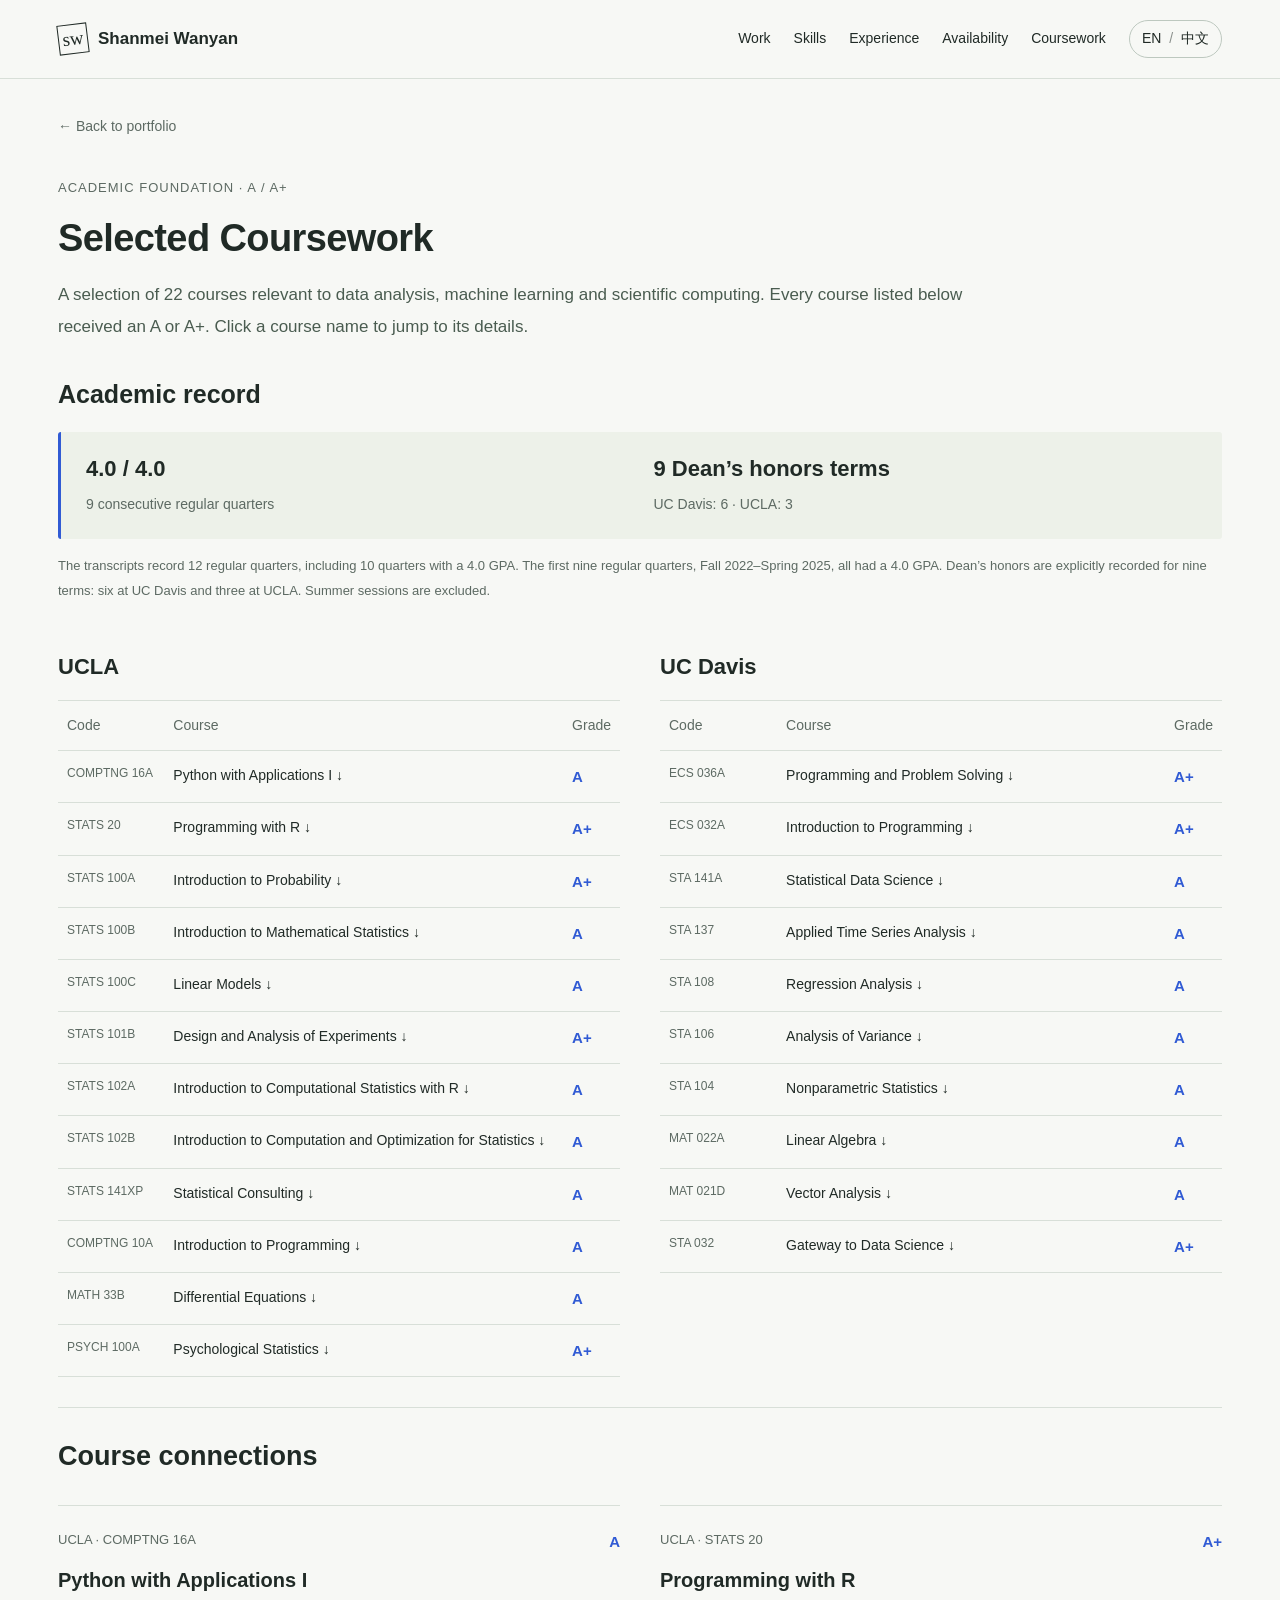
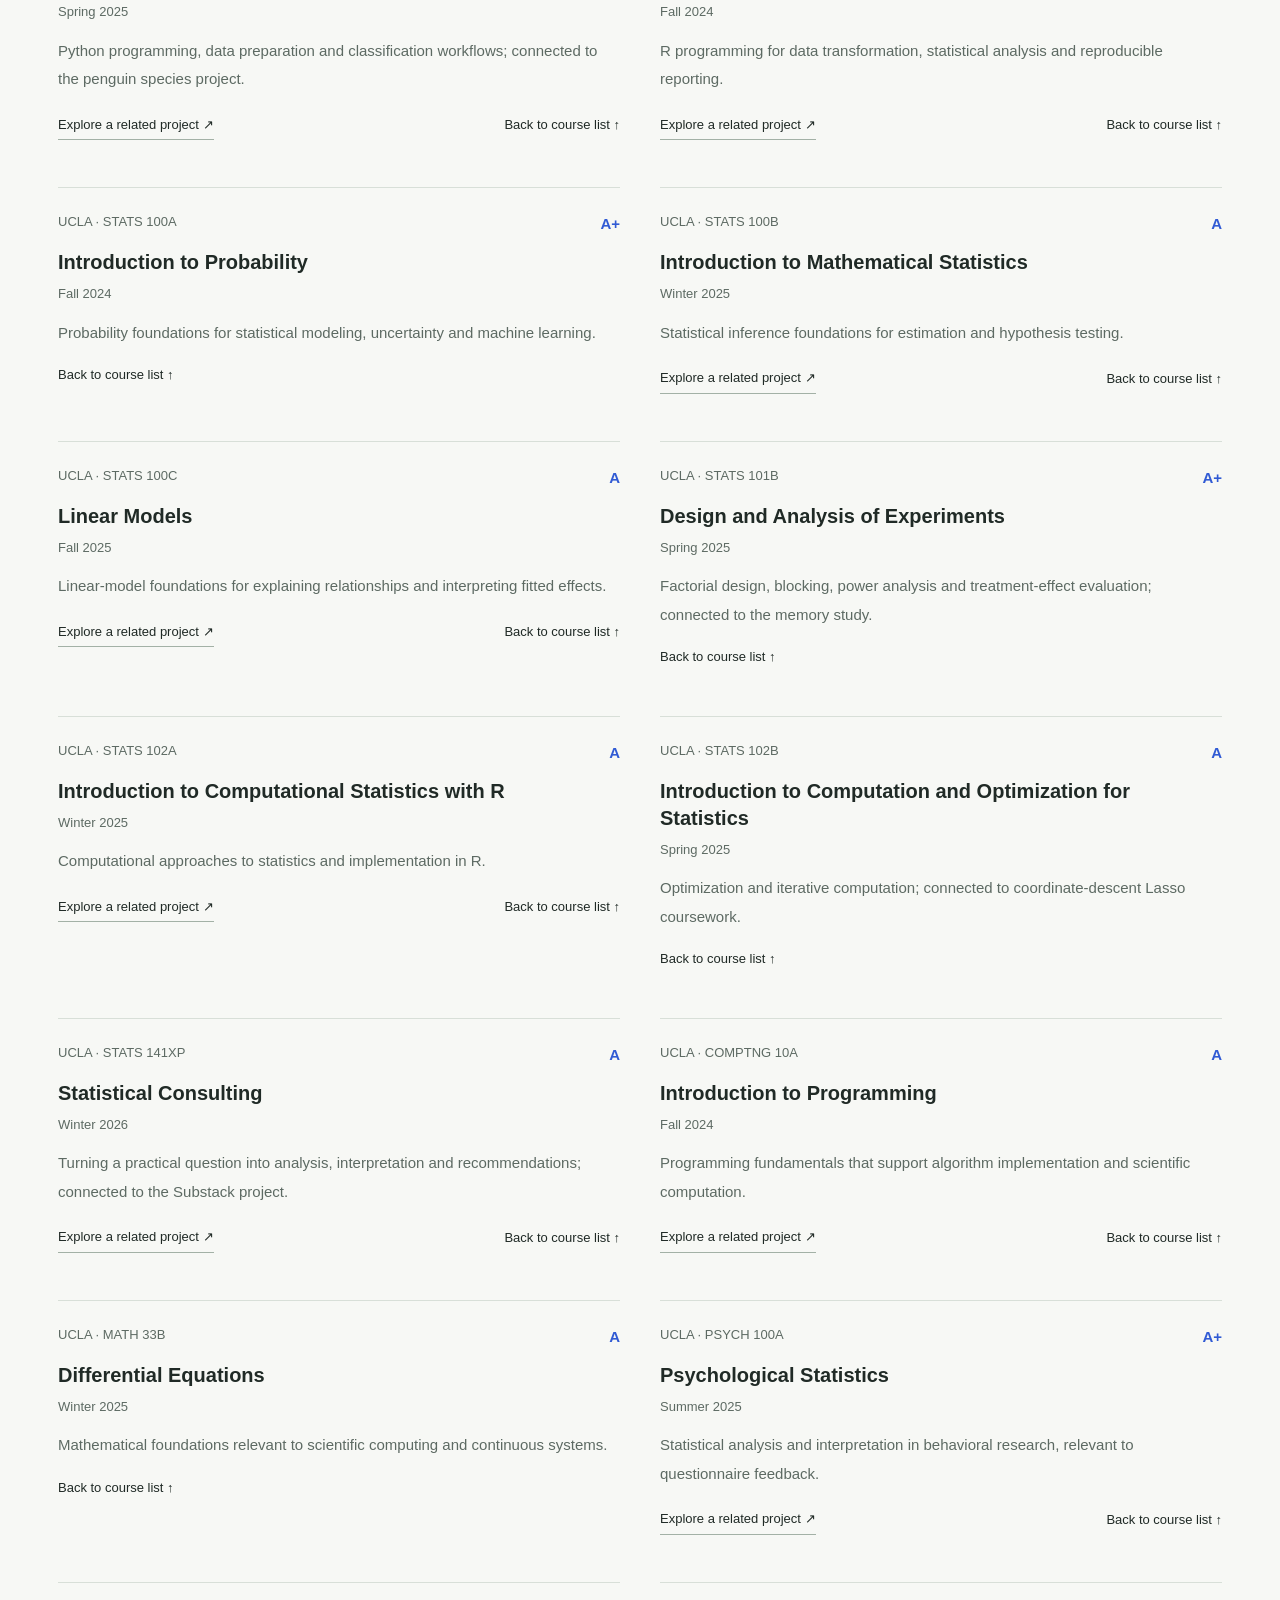
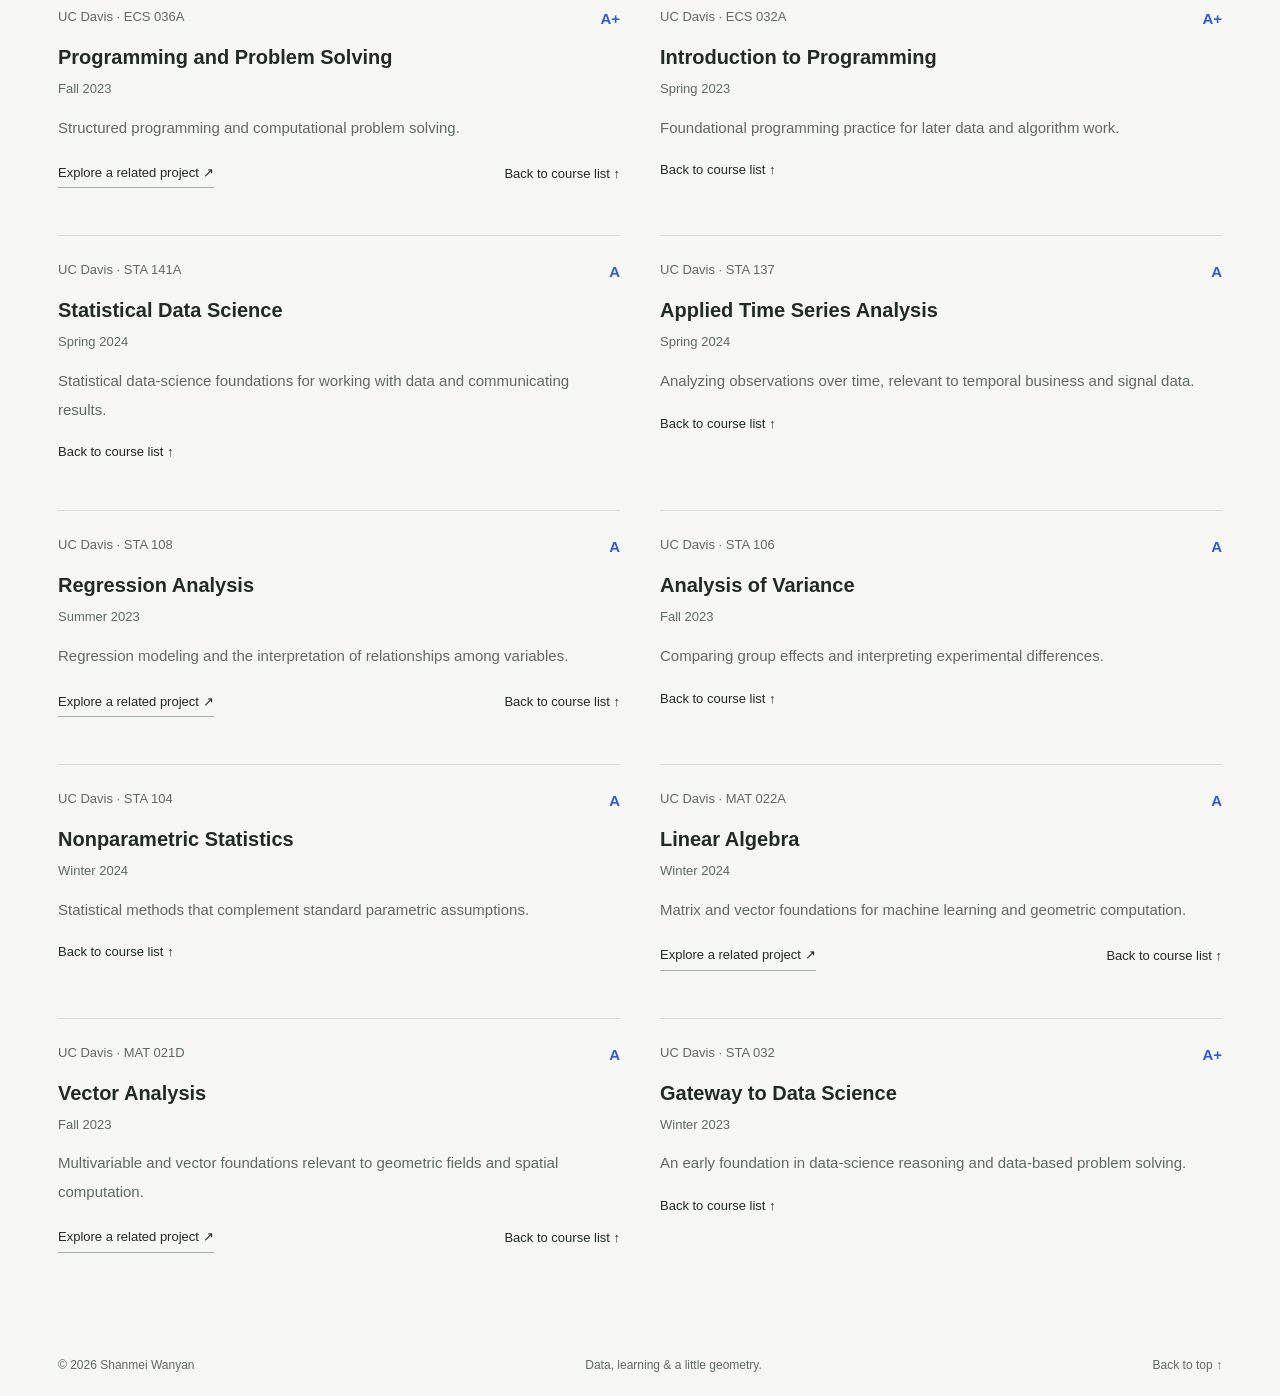
<file: coursework.html>
<!doctype html><html lang="en"><head><meta charset="utf-8"><meta name="viewport" content="width=device-width, initial-scale=1"><title>Selected Coursework | Shanmei Wanyan</title><meta name="description" content="Selected A and A+ coursework at UCLA and UC Davis."><meta name="theme-color" content="#f6f5f1"><link rel="canonical" href="https://wanyanshanmei-dotcom.github.io/coursework.html"><link rel="alternate" hreflang="en" href="https://wanyanshanmei-dotcom.github.io/coursework.html"><link rel="alternate" hreflang="zh-CN" href="https://wanyanshanmei-dotcom.github.io/zh/coursework.html"><meta property="og:title" content="Selected Coursework | Shanmei Wanyan"><meta property="og:description" content="Selected A and A+ coursework at UCLA and UC Davis."><meta property="og:type" content="website"><meta property="og:url" content="https://wanyanshanmei-dotcom.github.io/coursework.html"><meta property="og:image" content="https://wanyanshanmei-dotcom.github.io/assets/music-poster.jpg"><link rel="icon" href="assets/favicon.svg" type="image/svg+xml"><link rel="stylesheet" href="style.css?v=4"><script src="site.js?v=4" defer></script></head><body><a class="skip" href="#main">Skip to content</a><header class="header"><div class="shell nav"><a class="brand" href="index.html?lang=en"><span class="brand-mark" aria-hidden="true">sw</span>Shanmei Wanyan</a><nav aria-label="Main navigation" class="navlinks"><a class="desktop-nav" href="index.html#work">Work</a><a class="desktop-nav" href="index.html#skills">Skills</a><a class="desktop-nav" href="index.html#experience">Experience</a><a class="desktop-nav" href="index.html#availability">Availability</a><a class="course-nav" href="coursework.html">Coursework</a><details class="mobile-nav"><summary>Menu</summary><div><a href="index.html#work">Selected projects</a><a href="index.html#project-library">All projects</a><a href="index.html#skills">Skills</a><a href="index.html#experience">Experience</a><a href="index.html#availability">Availability</a><a href="index.html#contact">Contact</a><a href="coursework.html">Coursework</a></div></details><a class="nav-contact desktop-nav" href="index.html#contact">Let’s talk ↗</a><a class="language" href="zh/coursework.html?lang=zh" data-language="zh" lang="zh-CN" aria-label="Switch to Chinese">EN <span>/</span> 中文</a></nav></div></header><main id="main" class="shell"><div class="case-head course-head" id="top"><a class="back" href="index.html#coursework">← Back to portfolio</a><div class="eyebrow">ACADEMIC FOUNDATION · A / A+</div><h1>Selected Coursework</h1><p class="case-intro">A selection of 22 courses relevant to data analysis, machine learning and scientific computing. Every course listed below received an A or A+. Click a course name to jump to its details.</p></div><div class="academic-record"><h2>Academic record</h2><div class="honors-summary"><div><strong>4.0 / 4.0</strong><span>9 consecutive regular quarters</span></div><div><strong>9 Dean’s honors terms</strong><span>UC Davis: 6 · UCLA: 3</span></div></div><p class="honors-note">The transcripts record 12 regular quarters, including 10 quarters with a 4.0 GPA. The first nine regular quarters, Fall 2022–Spring 2025, all had a 4.0 GPA. Dean’s honors are explicitly recorded for nine terms: six at UC Davis and three at UCLA. Summer sessions are excluded.</p></div><div class="course-index" id="course-index"><section class="course-school"><h2>UCLA</h2><table class="course-table"><caption class="sr-only">UCLA — Selected courses and grades</caption><thead><tr><th scope="col">Code</th><th scope="col">Course</th><th scope="col">Grade</th></tr></thead><tbody><tr><td class="course-code">COMPTNG 16A</td><td><a href="#ucla-comptng-16a">Python with Applications I <span aria-hidden="true">↓</span></a></td><td><span class="course-grade">A</span></td></tr><tr><td class="course-code">STATS 20</td><td><a href="#ucla-stats-20">Programming with R <span aria-hidden="true">↓</span></a></td><td><span class="course-grade">A+</span></td></tr><tr><td class="course-code">STATS 100A</td><td><a href="#ucla-stats-100a">Introduction to Probability <span aria-hidden="true">↓</span></a></td><td><span class="course-grade">A+</span></td></tr><tr><td class="course-code">STATS 100B</td><td><a href="#ucla-stats-100b">Introduction to Mathematical Statistics <span aria-hidden="true">↓</span></a></td><td><span class="course-grade">A</span></td></tr><tr><td class="course-code">STATS 100C</td><td><a href="#ucla-stats-100c">Linear Models <span aria-hidden="true">↓</span></a></td><td><span class="course-grade">A</span></td></tr><tr><td class="course-code">STATS 101B</td><td><a href="#ucla-stats-101b">Design and Analysis of Experiments <span aria-hidden="true">↓</span></a></td><td><span class="course-grade">A+</span></td></tr><tr><td class="course-code">STATS 102A</td><td><a href="#ucla-stats-102a">Introduction to Computational Statistics with R <span aria-hidden="true">↓</span></a></td><td><span class="course-grade">A</span></td></tr><tr><td class="course-code">STATS 102B</td><td><a href="#ucla-stats-102b">Introduction to Computation and Optimization for Statistics <span aria-hidden="true">↓</span></a></td><td><span class="course-grade">A</span></td></tr><tr><td class="course-code">STATS 141XP</td><td><a href="#ucla-stats-141xp">Statistical Consulting <span aria-hidden="true">↓</span></a></td><td><span class="course-grade">A</span></td></tr><tr><td class="course-code">COMPTNG 10A</td><td><a href="#ucla-comptng-10a">Introduction to Programming <span aria-hidden="true">↓</span></a></td><td><span class="course-grade">A</span></td></tr><tr><td class="course-code">MATH 33B</td><td><a href="#ucla-math-33b">Differential Equations <span aria-hidden="true">↓</span></a></td><td><span class="course-grade">A</span></td></tr><tr><td class="course-code">PSYCH 100A</td><td><a href="#ucla-psych-100a">Psychological Statistics <span aria-hidden="true">↓</span></a></td><td><span class="course-grade">A+</span></td></tr></tbody></table></section><section class="course-school"><h2>UC Davis</h2><table class="course-table"><caption class="sr-only">UC Davis — Selected courses and grades</caption><thead><tr><th scope="col">Code</th><th scope="col">Course</th><th scope="col">Grade</th></tr></thead><tbody><tr><td class="course-code">ECS 036A</td><td><a href="#ucd-ecs-036a">Programming and Problem Solving <span aria-hidden="true">↓</span></a></td><td><span class="course-grade">A+</span></td></tr><tr><td class="course-code">ECS 032A</td><td><a href="#ucd-ecs-032a">Introduction to Programming <span aria-hidden="true">↓</span></a></td><td><span class="course-grade">A+</span></td></tr><tr><td class="course-code">STA 141A</td><td><a href="#ucd-sta-141a">Statistical Data Science <span aria-hidden="true">↓</span></a></td><td><span class="course-grade">A</span></td></tr><tr><td class="course-code">STA 137</td><td><a href="#ucd-sta-137">Applied Time Series Analysis <span aria-hidden="true">↓</span></a></td><td><span class="course-grade">A</span></td></tr><tr><td class="course-code">STA 108</td><td><a href="#ucd-sta-108">Regression Analysis <span aria-hidden="true">↓</span></a></td><td><span class="course-grade">A</span></td></tr><tr><td class="course-code">STA 106</td><td><a href="#ucd-sta-106">Analysis of Variance <span aria-hidden="true">↓</span></a></td><td><span class="course-grade">A</span></td></tr><tr><td class="course-code">STA 104</td><td><a href="#ucd-sta-104">Nonparametric Statistics <span aria-hidden="true">↓</span></a></td><td><span class="course-grade">A</span></td></tr><tr><td class="course-code">MAT 022A</td><td><a href="#ucd-mat-022a">Linear Algebra <span aria-hidden="true">↓</span></a></td><td><span class="course-grade">A</span></td></tr><tr><td class="course-code">MAT 021D</td><td><a href="#ucd-mat-021d">Vector Analysis <span aria-hidden="true">↓</span></a></td><td><span class="course-grade">A</span></td></tr><tr><td class="course-code">STA 032</td><td><a href="#ucd-sta-032">Gateway to Data Science <span aria-hidden="true">↓</span></a></td><td><span class="course-grade">A+</span></td></tr></tbody></table></section></div><div class="course-details"><h2>Course connections</h2><div class="course-detail-grid"><article class="course-detail" id="ucla-comptng-16a"><div class="course-detail-meta"><span>UCLA · COMPTNG 16A</span><span class="course-grade">A</span></div><h3>Python with Applications I</h3><p class="course-term">Spring 2025</p><p>Python programming, data preparation and classification workflows; connected to the penguin species project.</p><div class="course-detail-links"><a class="text-link" href="projects/penguins.html">Explore a related project ↗</a><a href="#course-index">Back to course list ↑</a></div></article><article class="course-detail" id="ucla-stats-20"><div class="course-detail-meta"><span>UCLA · STATS 20</span><span class="course-grade">A+</span></div><h3>Programming with R</h3><p class="course-term">Fall 2024</p><p>R programming for data transformation, statistical analysis and reproducible reporting.</p><div class="course-detail-links"><a class="text-link" href="projects/substack.html">Explore a related project ↗</a><a href="#course-index">Back to course list ↑</a></div></article><article class="course-detail" id="ucla-stats-100a"><div class="course-detail-meta"><span>UCLA · STATS 100A</span><span class="course-grade">A+</span></div><h3>Introduction to Probability</h3><p class="course-term">Fall 2024</p><p>Probability foundations for statistical modeling, uncertainty and machine learning.</p><div class="course-detail-links"><a href="#course-index">Back to course list ↑</a></div></article><article class="course-detail" id="ucla-stats-100b"><div class="course-detail-meta"><span>UCLA · STATS 100B</span><span class="course-grade">A</span></div><h3>Introduction to Mathematical Statistics</h3><p class="course-term">Winter 2025</p><p>Statistical inference foundations for estimation and hypothesis testing.</p><div class="course-detail-links"><a class="text-link" href="projects/substack.html">Explore a related project ↗</a><a href="#course-index">Back to course list ↑</a></div></article><article class="course-detail" id="ucla-stats-100c"><div class="course-detail-meta"><span>UCLA · STATS 100C</span><span class="course-grade">A</span></div><h3>Linear Models</h3><p class="course-term">Fall 2025</p><p>Linear-model foundations for explaining relationships and interpreting fitted effects.</p><div class="course-detail-links"><a class="text-link" href="projects/substack.html">Explore a related project ↗</a><a href="#course-index">Back to course list ↑</a></div></article><article class="course-detail" id="ucla-stats-101b"><div class="course-detail-meta"><span>UCLA · STATS 101B</span><span class="course-grade">A+</span></div><h3>Design and Analysis of Experiments</h3><p class="course-term">Spring 2025</p><p>Factorial design, blocking, power analysis and treatment-effect evaluation; connected to the memory study.</p><div class="course-detail-links"><a href="#course-index">Back to course list ↑</a></div></article><article class="course-detail" id="ucla-stats-102a"><div class="course-detail-meta"><span>UCLA · STATS 102A</span><span class="course-grade">A</span></div><h3>Introduction to Computational Statistics with R</h3><p class="course-term">Winter 2025</p><p>Computational approaches to statistics and implementation in R.</p><div class="course-detail-links"><a class="text-link" href="projects/substack.html">Explore a related project ↗</a><a href="#course-index">Back to course list ↑</a></div></article><article class="course-detail" id="ucla-stats-102b"><div class="course-detail-meta"><span>UCLA · STATS 102B</span><span class="course-grade">A</span></div><h3>Introduction to Computation and Optimization for Statistics</h3><p class="course-term">Spring 2025</p><p>Optimization and iterative computation; connected to coordinate-descent Lasso coursework.</p><div class="course-detail-links"><a href="#course-index">Back to course list ↑</a></div></article><article class="course-detail" id="ucla-stats-141xp"><div class="course-detail-meta"><span>UCLA · STATS 141XP</span><span class="course-grade">A</span></div><h3>Statistical Consulting</h3><p class="course-term">Winter 2026</p><p>Turning a practical question into analysis, interpretation and recommendations; connected to the Substack project.</p><div class="course-detail-links"><a class="text-link" href="projects/substack.html">Explore a related project ↗</a><a href="#course-index">Back to course list ↑</a></div></article><article class="course-detail" id="ucla-comptng-10a"><div class="course-detail-meta"><span>UCLA · COMPTNG 10A</span><span class="course-grade">A</span></div><h3>Introduction to Programming</h3><p class="course-term">Fall 2024</p><p>Programming fundamentals that support algorithm implementation and scientific computation.</p><div class="course-detail-links"><a class="text-link" href="projects/mesh3d.html">Explore a related project ↗</a><a href="#course-index">Back to course list ↑</a></div></article><article class="course-detail" id="ucla-math-33b"><div class="course-detail-meta"><span>UCLA · MATH 33B</span><span class="course-grade">A</span></div><h3>Differential Equations</h3><p class="course-term">Winter 2025</p><p>Mathematical foundations relevant to scientific computing and continuous systems.</p><div class="course-detail-links"><a href="#course-index">Back to course list ↑</a></div></article><article class="course-detail" id="ucla-psych-100a"><div class="course-detail-meta"><span>UCLA · PSYCH 100A</span><span class="course-grade">A+</span></div><h3>Psychological Statistics</h3><p class="course-term">Summer 2025</p><p>Statistical analysis and interpretation in behavioral research, relevant to questionnaire feedback.</p><div class="course-detail-links"><a class="text-link" href="projects/dialog-evaluation.html">Explore a related project ↗</a><a href="#course-index">Back to course list ↑</a></div></article><article class="course-detail" id="ucd-ecs-036a"><div class="course-detail-meta"><span>UC Davis · ECS 036A</span><span class="course-grade">A+</span></div><h3>Programming and Problem Solving</h3><p class="course-term">Fall 2023</p><p>Structured programming and computational problem solving.</p><div class="course-detail-links"><a class="text-link" href="projects/mesh3d.html">Explore a related project ↗</a><a href="#course-index">Back to course list ↑</a></div></article><article class="course-detail" id="ucd-ecs-032a"><div class="course-detail-meta"><span>UC Davis · ECS 032A</span><span class="course-grade">A+</span></div><h3>Introduction to Programming</h3><p class="course-term">Spring 2023</p><p>Foundational programming practice for later data and algorithm work.</p><div class="course-detail-links"><a href="#course-index">Back to course list ↑</a></div></article><article class="course-detail" id="ucd-sta-141a"><div class="course-detail-meta"><span>UC Davis · STA 141A</span><span class="course-grade">A</span></div><h3>Statistical Data Science</h3><p class="course-term">Spring 2024</p><p>Statistical data-science foundations for working with data and communicating results.</p><div class="course-detail-links"><a href="#course-index">Back to course list ↑</a></div></article><article class="course-detail" id="ucd-sta-137"><div class="course-detail-meta"><span>UC Davis · STA 137</span><span class="course-grade">A</span></div><h3>Applied Time Series Analysis</h3><p class="course-term">Spring 2024</p><p>Analyzing observations over time, relevant to temporal business and signal data.</p><div class="course-detail-links"><a href="#course-index">Back to course list ↑</a></div></article><article class="course-detail" id="ucd-sta-108"><div class="course-detail-meta"><span>UC Davis · STA 108</span><span class="course-grade">A</span></div><h3>Regression Analysis</h3><p class="course-term">Summer 2023</p><p>Regression modeling and the interpretation of relationships among variables.</p><div class="course-detail-links"><a class="text-link" href="projects/substack.html">Explore a related project ↗</a><a href="#course-index">Back to course list ↑</a></div></article><article class="course-detail" id="ucd-sta-106"><div class="course-detail-meta"><span>UC Davis · STA 106</span><span class="course-grade">A</span></div><h3>Analysis of Variance</h3><p class="course-term">Fall 2023</p><p>Comparing group effects and interpreting experimental differences.</p><div class="course-detail-links"><a href="#course-index">Back to course list ↑</a></div></article><article class="course-detail" id="ucd-sta-104"><div class="course-detail-meta"><span>UC Davis · STA 104</span><span class="course-grade">A</span></div><h3>Nonparametric Statistics</h3><p class="course-term">Winter 2024</p><p>Statistical methods that complement standard parametric assumptions.</p><div class="course-detail-links"><a href="#course-index">Back to course list ↑</a></div></article><article class="course-detail" id="ucd-mat-022a"><div class="course-detail-meta"><span>UC Davis · MAT 022A</span><span class="course-grade">A</span></div><h3>Linear Algebra</h3><p class="course-term">Winter 2024</p><p>Matrix and vector foundations for machine learning and geometric computation.</p><div class="course-detail-links"><a class="text-link" href="projects/voronoi.html">Explore a related project ↗</a><a href="#course-index">Back to course list ↑</a></div></article><article class="course-detail" id="ucd-mat-021d"><div class="course-detail-meta"><span>UC Davis · MAT 021D</span><span class="course-grade">A</span></div><h3>Vector Analysis</h3><p class="course-term">Fall 2023</p><p>Multivariable and vector foundations relevant to geometric fields and spatial computation.</p><div class="course-detail-links"><a class="text-link" href="projects/mesh3d.html">Explore a related project ↗</a><a href="#course-index">Back to course list ↑</a></div></article><article class="course-detail" id="ucd-sta-032"><div class="course-detail-meta"><span>UC Davis · STA 032</span><span class="course-grade">A+</span></div><h3>Gateway to Data Science</h3><p class="course-term">Winter 2023</p><p>An early foundation in data-science reasoning and data-based problem solving.</p><div class="course-detail-links"><a href="#course-index">Back to course list ↑</a></div></article></div></div></main><footer class="shell footer"><span>© 2026 Shanmei Wanyan</span><span>Data, learning & a little geometry.</span><a href="#top">Back to top ↑</a></footer></body></html>
</file>
<file: style.css>
:root{--paper:#f7f8f5;--ink:#202a26;--muted:#5d6a63;--line:#d8dfd8;--accent:#315bd4;--soft:#edf1ea;--sans:-apple-system,BlinkMacSystemFont,'Segoe UI','PingFang SC','Microsoft YaHei',Arial,sans-serif;--serif:Georgia,serif}*{box-sizing:border-box}html{scroll-behavior:smooth;scroll-padding-top:100px}body{margin:0;background:var(--paper);color:var(--ink);font:16px/1.8 var(--sans);-webkit-font-smoothing:antialiased}a{color:inherit;text-decoration:none}button,input{font:inherit}button{cursor:pointer}a,button,summary{touch-action:manipulation}a:focus-visible,button:focus-visible,summary:focus-visible{outline:3px solid var(--accent);outline-offset:4px}img,video{max-width:100%;display:block}img{height:auto}h1,h2,h3,p{margin-top:0}h1,h2,h3{line-height:1.35}::selection{background:#d8e3fd}.shell{max-width:1260px;margin:auto;padding:0 48px}.skip{position:fixed;top:-100px;background:white;z-index:100;padding:15px}.skip:focus{top:12px}.sr-only{position:absolute;width:1px;height:1px;overflow:hidden;clip:rect(0,0,0,0);white-space:nowrap}.header{position:sticky;top:0;z-index:30;background:#f7f8f5f5;border-bottom:1px solid var(--line);backdrop-filter:blur(16px)}.nav{height:78px;display:flex;align-items:center;justify-content:space-between;gap:24px}.brand{display:flex;align-items:center;gap:10px;font-size:17px;font-weight:650;white-space:nowrap}.brand-mark{border:1px solid var(--ink);width:30px;height:30px;display:grid;place-items:center;font:19px var(--serif);transform:rotate(-7deg)}.navlinks{display:flex;align-items:center;gap:23px;font-size:14px}.navlinks a:hover{color:var(--accent)}.language{border:1px solid #bdc8bf;border-radius:30px;padding:5px 12px;white-space:nowrap}.language span{opacity:.5;padding:0 4px}.nav-contact{display:none}.mobile-nav{display:none}.eyebrow,.section-number{font-size:13px;letter-spacing:1px;color:var(--muted);font-weight:500}.section-number{margin-bottom:5px;color:var(--accent)}.profile-hero{display:grid;grid-template-columns:250px minmax(0,1fr);gap:54px;padding:48px 0;align-items:start}.profile-photo{padding-top:4px}.profile-photo img{width:100%;border-radius:4px}.profile-copy h1{font-size:42px;letter-spacing:-1.2px;font-weight:650;margin:10px 0 14px}.profile-copy h1 span{display:inline-block;margin-left:16px;font-size:18px;font-weight:400;letter-spacing:.5px;color:var(--muted)}.profile-intro{font-size:15px;line-height:1.9;color:#394a40;margin:0 0 22px}.degree-status{color:var(--muted)}.strength{margin:0 0 18px}.strength h2{font-size:19px;font-weight:600;margin:0 0 7px;color:var(--accent)}.geometry-strength h2{color:var(--ink)}.strength p{font-size:15px;line-height:1.85;color:#4e6054;margin:0;max-width:780px}.profile-links{display:flex;align-items:center;gap:26px;flex-wrap:wrap;margin-top:24px}.primary{display:inline-flex;align-items:center;justify-content:space-between;gap:20px;background:var(--ink);color:white;border-radius:3px;padding:10px 18px;font-size:14px}.primary:hover{background:var(--accent)}.text-link{display:inline-block;font-size:14px;border-bottom:1px solid #a3b1a6;padding:3px 0}.text-link:hover{color:var(--accent);border-color:var(--accent)}.recruit-section{padding:42px 0;border-top:1px solid var(--line)}.section-top{display:flex;align-items:end;justify-content:space-between;gap:25px;margin-bottom:24px}.section-top h2{font-size:28px;font-weight:600;letter-spacing:-.5px;margin:0}.section-top>.text-link{white-space:nowrap}.section-lead{font-size:15px;line-height:1.9;color:var(--muted);max-width:900px;margin-bottom:25px}.evidence-layout{display:grid;grid-template-columns:1.2fr 1fr;gap:45px;align-items:start}.evidence-row{display:flex;align-items:center;justify-content:space-between;gap:18px;border-bottom:1px solid var(--line);padding:19px 0}.evidence-row:first-child{padding-top:0}.evidence-row h3{font-size:18px;font-weight:600;margin:0 0 6px}.evidence-row p{font-size:14px;line-height:1.85;color:var(--muted);margin:0}.evidence-row>span{font-size:23px;color:var(--accent)}.evidence-row:hover h3{color:var(--accent)}.voronoi-note{display:block;font-size:14px;line-height:1.9;color:var(--muted);margin-top:18px}.voronoi-note:hover{color:var(--accent)}.art-frame{position:relative;padding:10px;background:#e2e8dc;border-radius:4px}.art-frame video{width:100%;aspect-ratio:1.35;object-fit:cover}.art-label{position:absolute;top:23px;left:23px;display:flex;gap:8px;align-items:center;font-size:11px;letter-spacing:.7px;background:#15201d99;color:white;padding:6px 9px;border-radius:2px}.dot{width:6px;height:6px;display:inline-block;border-radius:50%;background:var(--accent)}.video-toggle{position:absolute;bottom:23px;right:23px;border:1px solid #fff8;background:#17251c80;color:white;width:34px;height:34px;border-radius:50%;display:grid;place-items:center}.art-footer{display:flex;align-items:center;gap:16px}.art-caption{display:flex;align-items:center;justify-content:space-between;flex:1;min-width:0;gap:12px;padding:10px 0;font-size:12px;color:var(--muted)}.caption-title{color:var(--ink)}.music-toggle{display:inline-flex;align-items:center;gap:5px;white-space:nowrap;font-size:12px;border:0;border-bottom:1px solid transparent;padding:3px 0;background:transparent;color:var(--muted)}.music-toggle:hover,.music-toggle[aria-pressed=true]{color:var(--accent);border-bottom-color:currentColor}.skill-grid{display:grid;grid-template-columns:repeat(3,minmax(0,1fr));gap:25px 35px}.skill-item{border-top:1px solid var(--line);padding-top:14px}.skill-item h3{font-size:16px;margin:0 0 8px;font-weight:600}.skill-item p{font-size:15px;line-height:1.85;color:var(--muted);margin:0}.history-grid{display:grid;grid-template-columns:1fr 1fr;gap:55px}.column-label{font-size:14px;font-weight:600;margin-bottom:16px;color:var(--muted)}.history-row{border-top:1px solid var(--line);padding:17px 0}.history-row small{font-size:13px;color:var(--muted)}.history-row h3{font-size:17px;font-weight:550;margin:5px 0}.history-row a:hover{color:var(--accent)}.history-row p{font-size:15px;color:var(--muted);line-height:1.85;margin:0}.presentation-list{border-top:1px solid var(--line);padding-top:15px;margin-top:15px}.presentation-list summary{font-size:15px;cursor:pointer}.presentation-list p{font-size:14px;color:var(--muted);margin:15px 0 0}.honors-summary{display:grid;grid-template-columns:1fr 1fr;gap:24px;background:#edf1e9;border-left:3px solid var(--accent);padding:22px 25px;border-radius:3px}.honors-summary strong{display:block;font-size:22px;line-height:1.4;font-weight:600;color:var(--ink);margin-bottom:7px}.honors-summary span{display:block;font-size:14px;color:var(--muted);line-height:1.8}.honors-note,.section-note{font-size:13px;line-height:1.9;color:var(--muted);margin:15px 0 22px}.course-preview{display:grid;grid-template-columns:repeat(3,minmax(0,1fr));gap:12px}.course-pill{display:flex;align-items:center;justify-content:space-between;gap:16px;border:1px solid var(--line);padding:13px 16px;font-size:14px;line-height:1.8;border-radius:3px}.course-pill:hover{background:var(--soft)}.course-pill b{color:var(--accent);font-size:15px;white-space:nowrap;font-weight:600}.availability-layout{display:grid;grid-template-columns:.7fr 1.3fr;gap:45px}.availability-layout>div p{font-size:15px;line-height:1.9;color:var(--muted);margin:0 0 15px}.availability-table,.course-table{border-collapse:collapse;width:100%;text-align:left;font-size:15px;line-height:1.8}.availability-table th,.availability-table td,.course-table th,.course-table td{padding:13px 12px;border-bottom:1px solid var(--line);vertical-align:top}.availability-table thead th,.course-table thead th{border-top:1px solid var(--line);font-size:14px;font-weight:500;color:var(--muted)}.availability-table tbody th{font-weight:400;color:var(--muted);width:40%}.availability-table td{font-weight:500}.filters{display:flex;gap:9px;flex-wrap:wrap;margin:0 0 26px}.filter{background:transparent;border:1px solid var(--line);color:var(--muted);border-radius:24px;padding:8px 15px;font-size:14px}.filter[aria-pressed=true]{background:var(--ink);color:white;border-color:var(--ink)}.project-count{font-size:14px;color:var(--muted);white-space:nowrap}.project-grid{display:grid;grid-template-columns:1fr 1fr;gap:35px 27px}.project-card{min-width:0}.project-card[hidden]{display:none}.card-art{display:block;position:relative;overflow:hidden;background:white;border-radius:4px;border:1px solid #e6ebe4}.card-art>img{width:100%;height:260px;object-fit:contain;padding:15px;transition:transform .3s}.card-art>.cover{object-fit:cover;padding:0}.card-art:hover>img{transform:scale(1.025)}.card-arrow{position:absolute;bottom:14px;right:14px;display:grid;place-items:center;width:34px;height:34px;border-radius:50%;background:var(--paper);font-size:21px}.card-top{display:flex;align-items:center;justify-content:space-between;gap:12px;font-size:12px;color:var(--muted);margin:15px 0 8px}.card-top b{font-weight:400;color:var(--accent)}.project-card h3{font-size:21px;line-height:1.45;margin:0 0 8px;font-weight:550}.project-card p{font-size:15px;line-height:1.85;color:var(--muted);margin:0 0 13px}.tags{display:flex;gap:7px;flex-wrap:wrap}.tag{border:1px solid var(--line);border-radius:3px;color:var(--muted);font-size:12px;padding:2px 7px;line-height:1.6}.other-work{margin-top:30px;border-top:1px solid var(--line)}.other-work summary{cursor:pointer;padding:17px 0;font-size:15px}.other-grid{display:grid;grid-template-columns:repeat(3,1fr);gap:30px}.other-grid h3{font-size:18px;font-weight:550}.other-grid p{font-size:14px;color:var(--muted)}.contact-wrap{background:#243029;color:var(--paper)}.contact{display:flex;justify-content:space-between;gap:45px;align-items:center;padding-top:45px;padding-bottom:45px}.contact .eyebrow{color:#c0cdbf}.contact h2{font-size:30px;line-height:1.3;font-weight:550;margin:8px 0 12px}.contact p{font-size:15px;color:#c2cdbf;margin:0;max-width:450px}.contact-links{display:flex;flex-direction:column;align-items:start;gap:12px}.contact-links a{font-size:15px;border-bottom:1px solid #7c8c7b;line-height:1.8}.footer{display:flex;justify-content:space-between;gap:20px;padding-top:20px;padding-bottom:20px;font-size:12px;color:var(--muted)}.case-head{padding:33px 0 30px}.back{font-size:14px;color:var(--muted)}.case-head .eyebrow{margin-top:35px}.case-head h1{font-size:38px;line-height:1.3;font-weight:600;letter-spacing:-.6px;margin:15px 0}.case-subtitle{font-size:20px;line-height:1.8;color:var(--muted);margin-bottom:15px}.case-context{font-size:14px;color:var(--muted);margin-bottom:20px}.case-intro{font-size:17px;line-height:1.9;max-width:950px;margin:0;color:#4a5c50}.case-cover{background:white;border-radius:4px;overflow:hidden;border:1px solid var(--line)}.case-cover img{width:100%;height:470px;object-fit:contain;padding:20px}.case-cover .cover{object-fit:cover;padding:0}.metrics{display:grid;grid-template-columns:repeat(3,1fr);gap:22px;padding:28px 0;border-bottom:1px solid var(--line)}.metric strong{display:block;font-size:28px;line-height:1.4;font-weight:550;color:var(--accent);margin-bottom:7px}.metric span{font-size:14px;color:var(--muted);line-height:1.8}.case-body{max-width:990px;margin:auto;padding:25px 0}.case-section{display:grid;grid-template-columns:210px 1fr;gap:35px;padding:26px 0;border-bottom:1px solid var(--line)}.case-section h2{font-size:21px;line-height:1.5;margin:0;font-weight:550}.case-section p{font-size:16px;line-height:1.95;color:#4f6055;margin:0}.gallery figure{margin:35px 0}.gallery img{max-height:700px;object-fit:contain;width:100%;padding:15px;background:white}.gallery figcaption,.video-caption{font-size:14px;color:var(--muted);line-height:1.9;margin-top:12px}.videos{display:grid;grid-template-columns:1fr 1fr;gap:24px}.videos video{width:100%;aspect-ratio:1;object-fit:contain;background:#19271d}.resources{padding:25px 0}.resources h2{font-size:23px;font-weight:550;margin-bottom:18px}.resources-list{display:flex;flex-wrap:wrap;gap:12px}.resource{padding:9px 13px;border:1px solid var(--line);background:white;font-size:14px}.resource:hover{color:var(--accent);border-color:var(--accent)}.credit{font-size:14px;line-height:1.9;color:var(--muted);border-top:1px solid var(--line);padding-top:20px}.case-next{display:flex;justify-content:space-between;gap:22px;padding:20px 0 40px;font-size:14px}.case-next a{border-bottom:1px solid var(--line)}.course-head{padding-bottom:15px}.course-index{display:grid;grid-template-columns:1fr 1fr;gap:40px;align-items:start;scroll-margin-top:100px}.course-school{padding:22px 0 30px}.course-school h2{font-size:22px;margin-bottom:18px;font-weight:550}.course-table{font-size:14px}.course-table th,.course-table td{padding:12px 9px}.course-code{font-size:12px;color:var(--muted);white-space:nowrap}.course-table td a{display:block}.course-table td a:hover{color:var(--accent)}.course-table th:last-child{width:53px}.course-grade{font-size:15px;font-weight:600;color:var(--accent);white-space:nowrap}.course-details{border-top:1px solid var(--line);padding:30px 0 60px}.course-details>h2{font-size:27px;font-weight:550;margin-bottom:30px}.course-detail-grid{display:grid;grid-template-columns:1fr 1fr;gap:25px 40px}.course-detail{border-top:1px solid var(--line);padding:22px 0;scroll-margin-top:100px}.course-detail:target{border-color:var(--accent);background:var(--soft);box-shadow:0 0 0 12px var(--soft)}.course-detail-meta{display:flex;justify-content:space-between;gap:15px;font-size:13px;color:var(--muted)}.course-detail h3{font-size:20px;font-weight:550;margin:12px 0 6px}.course-detail p{font-size:15px;line-height:1.9;color:var(--muted)}.course-detail .course-term{font-size:13px;margin:0 0 12px}.course-detail-links{display:flex;justify-content:space-between;align-items:center;gap:18px;font-size:13px;margin-top:16px}.course-detail-links .text-link{font-size:13px}html[data-restoring] body{visibility:hidden}@media(max-width:1100px){.shell{padding-left:32px;padding-right:32px}.profile-hero{grid-template-columns:220px 1fr;gap:35px}.profile-copy h1{font-size:36px}.navlinks{gap:16px;font-size:13px}.skill-grid{grid-template-columns:1fr 1fr}.course-preview{grid-template-columns:1fr 1fr}.evidence-layout{gap:30px}.history-grid{gap:35px}.course-index{grid-template-columns:1fr;gap:0}.course-table{font-size:15px}.course-code{font-size:13px}}
@media(max-width:760px){.shell{padding-left:22px;padding-right:22px}.nav{height:70px;gap:12px}.brand{font-size:15px;gap:8px}.brand-mark{width:27px;height:27px;font-size:17px}.navlinks{gap:13px;font-size:13px}.navlinks>.desktop-nav,.navlinks>.course-nav{display:none}.mobile-nav{display:block;position:relative}.mobile-nav summary{cursor:pointer;list-style:none}.mobile-nav summary::-webkit-details-marker{display:none}.mobile-nav summary::after{content:' ▾'}.mobile-nav>div{position:absolute;right:-20px;top:40px;width:210px;padding:10px;background:var(--paper);border:1px solid var(--line);border-radius:4px;box-shadow:0 8px 25px #17251a14}.mobile-nav a{display:block;padding:8px 12px;font-size:15px}.language{padding:4px 9px}.profile-hero{grid-template-columns:110px 1fr;gap:18px 22px;padding:30px 0}.profile-copy{display:contents}.profile-copy>.eyebrow{display:none}.profile-photo{grid-column:1;grid-row:1;padding:0}.profile-copy h1{grid-column:2;grid-row:1;align-self:center;font-size:30px;margin:0;line-height:1.2;letter-spacing:-.6px}.profile-copy h1 span{display:block;margin:9px 0 0;font-size:16px}.profile-intro,.strength,.profile-links{grid-column:1/-1}.profile-intro{font-size:14px;line-height:1.9;margin:0}.strength{margin:0}.strength h2{font-size:18px;margin-bottom:7px}.strength p{font-size:15px;line-height:1.9}.profile-links{gap:24px;margin-top:5px}.recruit-section{padding:32px 0}.section-top{align-items:start;gap:18px;flex-wrap:wrap;margin-bottom:20px}.section-top h2{font-size:26px}.section-number{font-size:12px;margin-bottom:6px}.section-top>.text-link{font-size:14px}.section-lead{font-size:15px;margin-bottom:22px}.evidence-layout{grid-template-columns:1fr;gap:26px}.evidence-row h3{font-size:18px}.evidence-row p{font-size:14px}.motion-study{max-width:540px}.art-frame video{aspect-ratio:1.5}.art-label{font-size:11px}.art-footer{gap:13px}.art-caption,.music-toggle{font-size:12px}.skill-grid{gap:24px 25px}.skill-item p{font-size:14px}.skill-item h3{font-size:16px}.history-grid{grid-template-columns:1fr;gap:28px}.history-row h3{font-size:17px}.history-row p{font-size:15px}.honors-summary{padding:18px;gap:20px}.honors-summary strong{font-size:20px}.honors-summary span{font-size:14px}.honors-note,.section-note{font-size:13px}.course-pill{padding:12px;font-size:14px}.availability-layout{grid-template-columns:1fr;gap:22px}.availability-table{font-size:15px}.project-grid{grid-template-columns:1fr;gap:30px}.card-art>img{height:270px}.card-top{font-size:12px;flex-wrap:wrap}.project-card h3{font-size:21px}.project-card p{font-size:15px}.tag{font-size:12px}.other-grid{grid-template-columns:1fr;gap:15px}.contact{display:block;padding-top:35px;padding-bottom:35px}.contact h2{font-size:28px}.contact-links{margin-top:26px}.footer{font-size:12px;flex-wrap:wrap;gap:10px 22px}.footer>span:nth-child(2){display:none}.case-head{padding:25px 0}.case-head .eyebrow{margin-top:28px;font-size:12px}.case-head h1{font-size:29px;letter-spacing:-.4px}.case-subtitle{font-size:18px}.case-intro{font-size:16px;line-height:1.9}.case-cover img{height:290px;padding:12px}.metrics{gap:14px;padding:23px 0}.metric strong{font-size:24px}.metric span{font-size:13px}.case-section{grid-template-columns:1fr;gap:14px;padding:23px 0}.case-section h2{font-size:20px}.case-section p{font-size:15px}.videos{grid-template-columns:1fr}.case-next{flex-direction:column;align-items:start}.course-school h2{font-size:21px}.course-table{font-size:14px}.course-table th,.course-table td{padding:12px 7px}.course-code{font-size:12px}.course-detail-grid{grid-template-columns:1fr}.course-detail h3{font-size:20px}.course-detail-meta{font-size:12px}.course-details>h2{font-size:25px}.course-detail-links{flex-wrap:wrap}.resources h2{font-size:23px}}
@media(max-width:390px){.shell{padding-left:18px;padding-right:18px}.profile-hero{grid-template-columns:95px 1fr;gap:17px}.profile-copy h1{font-size:26px}.profile-links{gap:20px}.brand{font-size:14px}.navlinks{gap:10px}.skill-grid,.honors-summary,.course-preview{grid-template-columns:1fr}.course-table{font-size:13px}.course-code{font-size:11px}.art-caption,.music-toggle{font-size:12px}}
@media(prefers-reduced-motion:reduce){html{scroll-behavior:auto}*,*:before,*:after{animation:none!important;transition:none!important}}

.academic-record{padding:20px 0 5px}.academic-record>h2{font-size:25px;font-weight:550;margin-bottom:20px}
</file>
